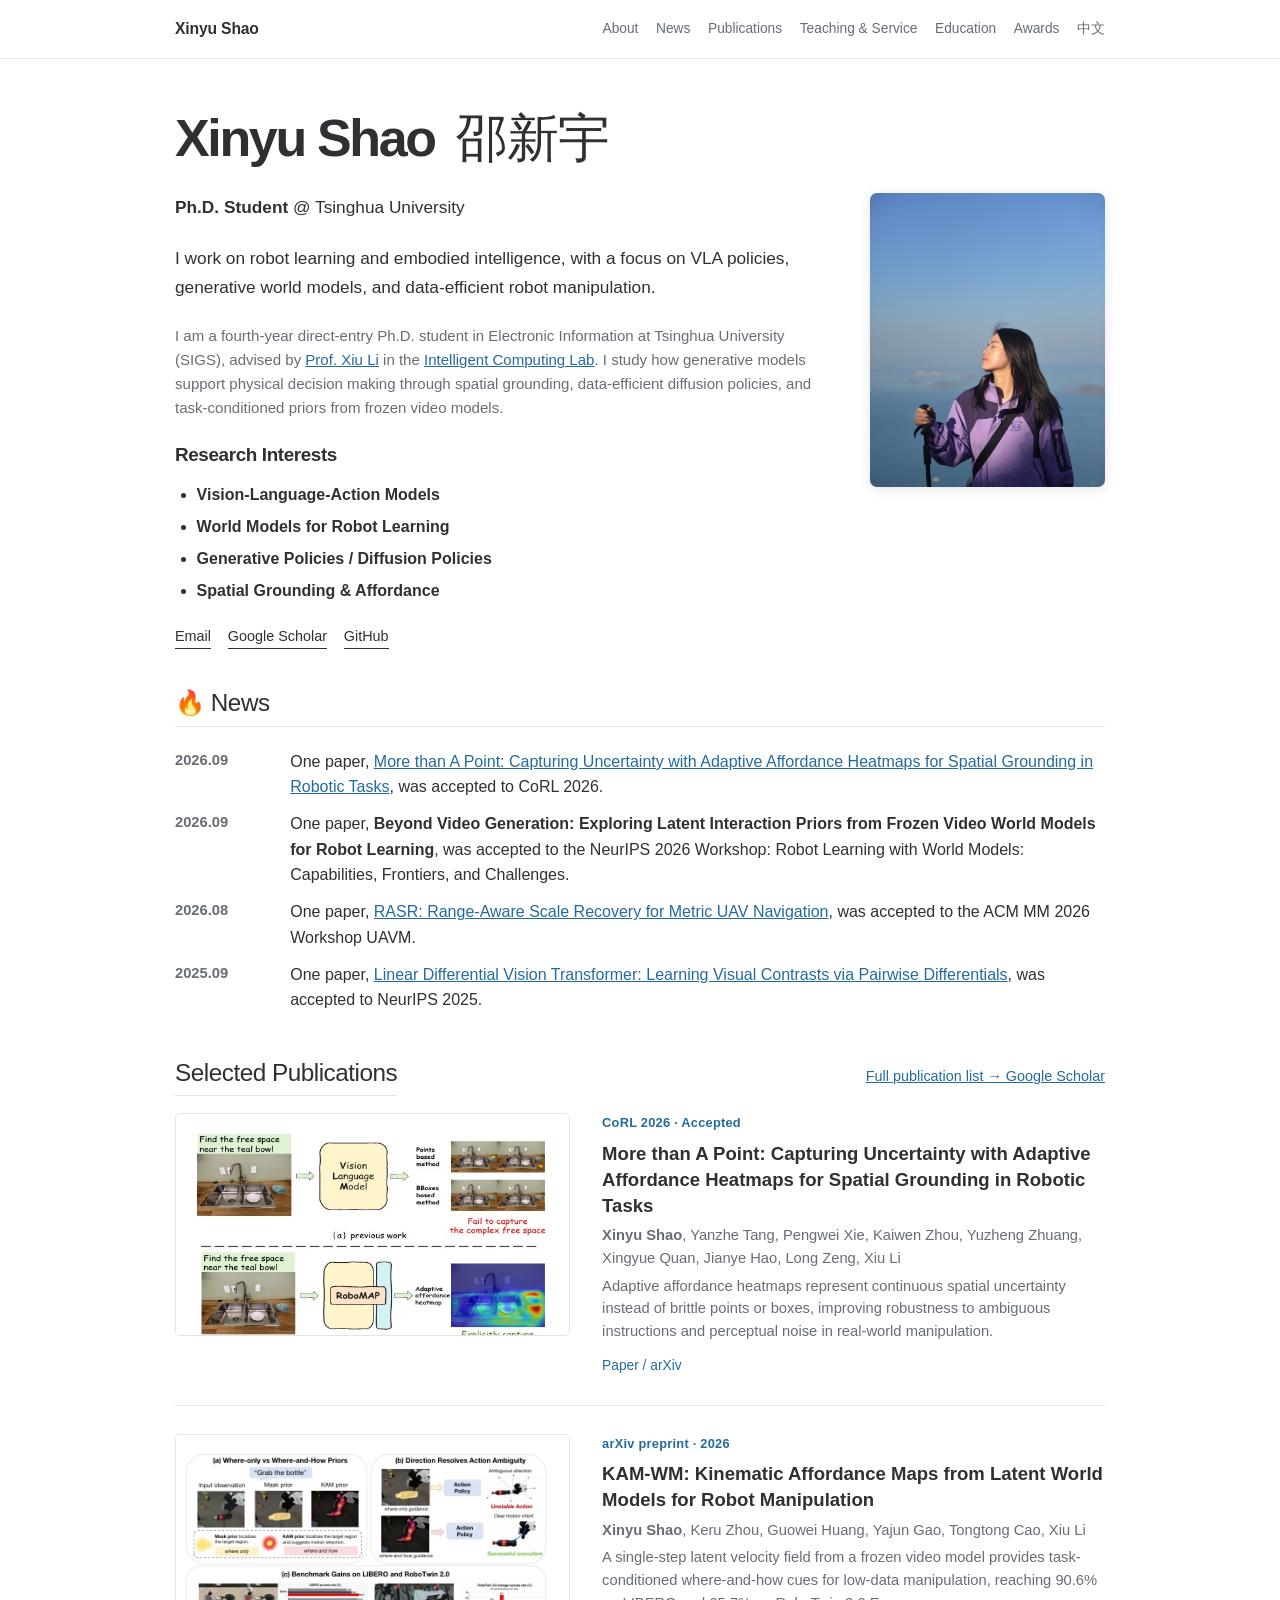
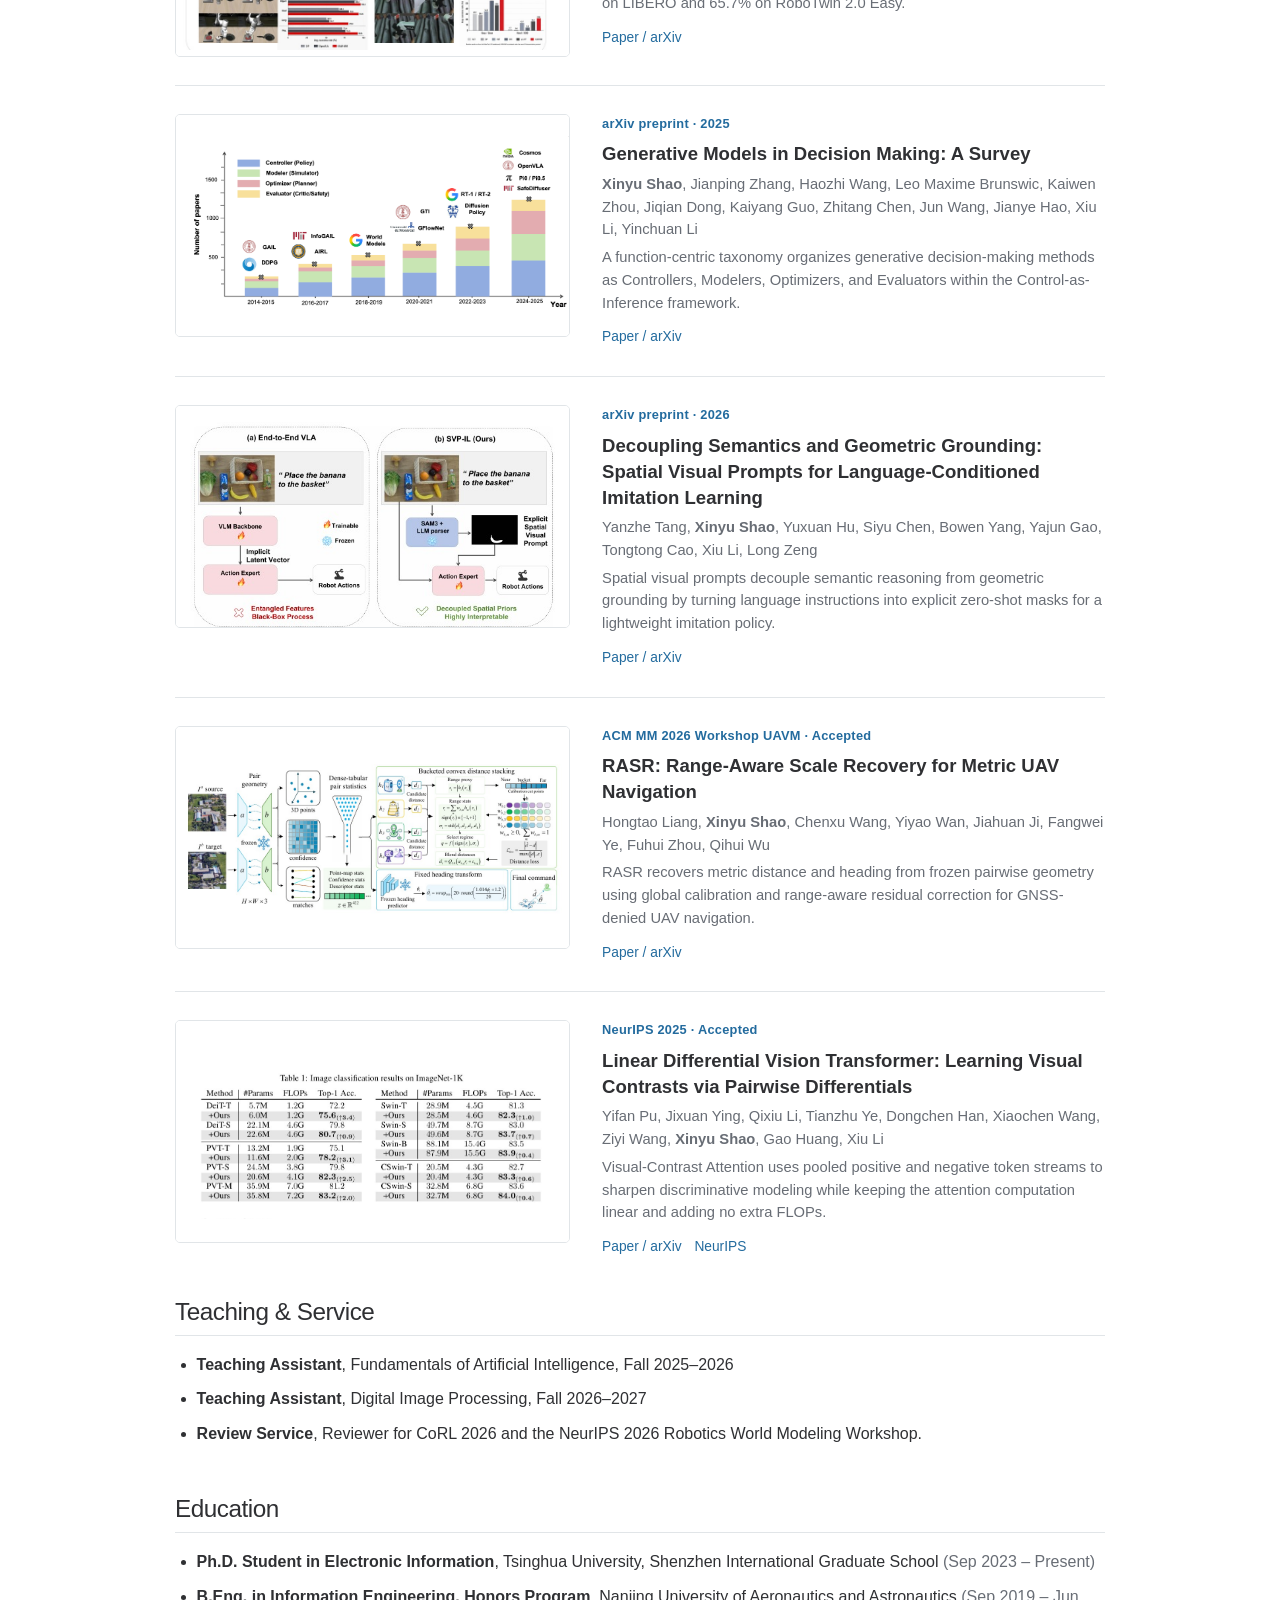
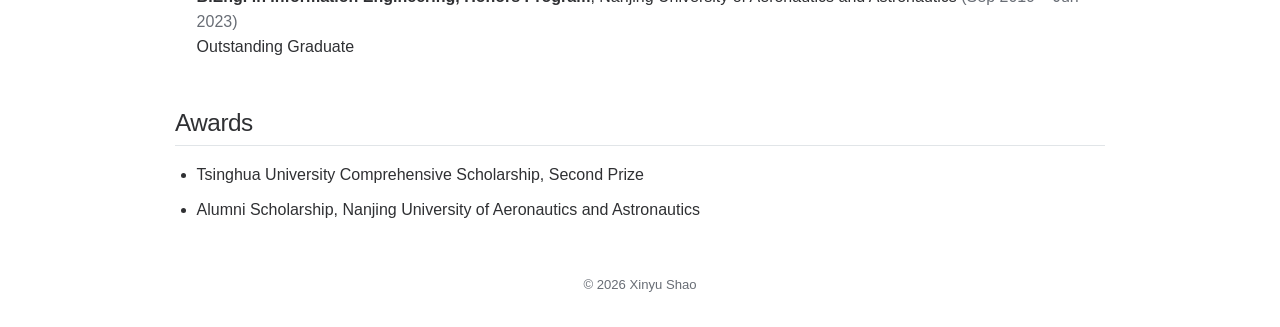
<file: index.html>
<!DOCTYPE html>
<html lang="en">
<head>
    <meta charset="UTF-8">
    <meta name="viewport" content="width=device-width, initial-scale=1.0">
    <meta name="description" content="Xinyu Shao is a Ph.D. student at Tsinghua University working on robot learning, embodied intelligence, VLA policies, and generative world models.">
    <title>Xinyu Shao | Robot Learning &amp; Embodied Intelligence</title>
    <link rel="canonical" href="https://xyshao23.github.io/">
    <link rel="alternate" hreflang="en" href="https://xyshao23.github.io/">
    <link rel="alternate" hreflang="zh-CN" href="https://xyshao23.github.io/zh.html">
    <link rel="stylesheet" href="styles.css?v=second-pass-20261004">
</head>
<body class="academic-home">
    <a class="skip-link" href="#main-content">Skip to content</a>

    <header class="academic-nav">
        <div class="academic-nav__inner">
            <a class="academic-brand" href="#about">Xinyu Shao</a>
            <nav class="academic-nav__links" aria-label="Primary navigation">
                <a href="#about">About</a>
                <a href="#news">News</a>
                <a href="#publications">Publications</a>
                <a href="#service">Teaching &amp; Service</a>
                <a href="#education">Education</a>
                <a href="#awards">Awards</a>
                <a href="zh.html" lang="zh-CN">中文</a>
            </nav>
        </div>
    </header>

    <main id="main-content" class="academic-container">
        <section id="about" class="academic-section academic-about" aria-labelledby="about-heading">
            <h1 id="about-heading"><strong>Xinyu Shao</strong> <span lang="zh-CN">邵新宇</span></h1>
            <div class="academic-about__grid">
                <div class="academic-intro">
                    <p class="identity-line"><strong>Ph.D. Student</strong> @ Tsinghua University</p>
                    <p class="research-statement">I work on robot learning and embodied intelligence, with a focus on VLA policies, generative world models, and data-efficient robot manipulation.</p>
                    <p class="research-context muted">I am a fourth-year direct-entry Ph.D. student in Electronic Information at Tsinghua University (SIGS), advised by <a href="https://scholar.google.com/citations?user=Xrh1OIUAAAAJ&amp;hl=en" target="_blank" rel="noopener noreferrer">Prof. Xiu Li</a> in the <a href="https://thusigsiclab.github.io/thu.github.io/" target="_blank" rel="noopener noreferrer">Intelligent Computing Lab</a>. I study how generative models support physical decision making through spatial grounding, data-efficient diffusion policies, and task-conditioned priors from frozen video models.</p>

                    <h2>Research Interests</h2>
                    <ul class="research-interests">
                        <li><strong>Vision-Language-Action Models</strong></li>
                        <li><strong>World Models for Robot Learning</strong></li>
                        <li><strong>Generative Policies / Diffusion Policies</strong></li>
                        <li><strong>Spatial Grounding &amp; Affordance</strong></li>
                    </ul>

                    <div class="academic-social" aria-label="Contact links">
                        <a href="mailto:shaoxy23@mails.tsinghua.edu.cn">Email</a>
                        <a href="https://scholar.google.com/citations?user=i7L7Gd4AAAAJ&amp;hl=en" target="_blank" rel="noopener noreferrer">Google Scholar</a>
                        <a href="https://github.com/xyshao23" target="_blank" rel="noopener noreferrer">GitHub</a>
                    </div>
                </div>
                <div class="academic-profile">
                    <img src="profile.jpg" alt="Portrait of Xinyu Shao">
                </div>
            </div>
        </section>

        <section id="news" class="academic-section" aria-labelledby="news-heading">
            <h2 id="news-heading">🔥 News</h2>
            <div class="news-list">
                <div class="news-item">
                    <time datetime="2026-09">2026.09</time>
                    <p>One paper, <a href="https://arxiv.org/abs/2510.10912" target="_blank" rel="noopener noreferrer">More than A Point: Capturing Uncertainty with Adaptive Affordance Heatmaps for Spatial Grounding in Robotic Tasks</a>, was accepted to CoRL 2026.</p>
                </div>
                <div class="news-item">
                    <time datetime="2026-09">2026.09</time>
                    <p>One paper, <strong>Beyond Video Generation: Exploring Latent Interaction Priors from Frozen Video World Models for Robot Learning</strong>, was accepted to the NeurIPS 2026 Workshop: Robot Learning with World Models: Capabilities, Frontiers, and Challenges.</p>
                </div>
                <div class="news-item">
                    <time datetime="2026-08">2026.08</time>
                    <p>One paper, <a href="https://arxiv.org/abs/2607.09815" target="_blank" rel="noopener noreferrer">RASR: Range-Aware Scale Recovery for Metric UAV Navigation</a>, was accepted to the ACM MM 2026 Workshop UAVM.</p>
                </div>
                <div class="news-item">
                    <time datetime="2025-09">2025.09</time>
                    <p>One paper, <a href="https://arxiv.org/abs/2511.00833" target="_blank" rel="noopener noreferrer">Linear Differential Vision Transformer: Learning Visual Contrasts via Pairwise Differentials</a>, was accepted to NeurIPS 2025.</p>
                </div>
            </div>
        </section>

        <section id="publications" class="academic-section research-section" aria-labelledby="publications-heading">
            <div class="section-title-row">
                <h2 id="publications-heading">Selected Publications</h2>
                <a class="section-note" href="https://scholar.google.com/citations?user=i7L7Gd4AAAAJ&amp;hl=en" target="_blank" rel="noopener noreferrer">Full publication list → Google Scholar</a>
            </div>
            <div class="research-list">
                <article class="research-item">
                    <div class="research-figure"><img src="assets/research/more-than-a-point.jpg" alt="Adaptive affordance heatmap comparison for More than A Point" loading="eager"></div>
                    <div class="research-content">
                        <p class="research-kicker">CoRL 2026 · Accepted</p>
                        <h3><a href="https://arxiv.org/abs/2510.10912" target="_blank" rel="noopener noreferrer">More than A Point: Capturing Uncertainty with Adaptive Affordance Heatmaps for Spatial Grounding in Robotic Tasks</a></h3>
                        <p class="research-authors"><strong>Xinyu Shao</strong>, Yanzhe Tang, Pengwei Xie, Kaiwen Zhou, Yuzheng Zhuang, Xingyue Quan, Jianye Hao, Long Zeng, Xiu Li</p>
                        <p class="research-description">Adaptive affordance heatmaps represent continuous spatial uncertainty instead of brittle points or boxes, improving robustness to ambiguous instructions and perceptual noise in real-world manipulation.</p>
                        <p class="research-links"><a href="https://arxiv.org/abs/2510.10912" target="_blank" rel="noopener noreferrer">Paper / arXiv</a></p>
                    </div>
                </article>

                <article class="research-item">
                    <div class="research-figure"><img src="assets/research/kam-wm.jpg" alt="KAM-WM where-and-how priors and benchmark gains" loading="lazy"></div>
                    <div class="research-content">
                        <p class="research-kicker">arXiv preprint · 2026</p>
                        <h3><a href="https://arxiv.org/abs/2607.04652" target="_blank" rel="noopener noreferrer">KAM-WM: Kinematic Affordance Maps from Latent World Models for Robot Manipulation</a></h3>
                        <p class="research-authors"><strong>Xinyu Shao</strong>, Keru Zhou, Guowei Huang, Yajun Gao, Tongtong Cao, Xiu Li</p>
                        <p class="research-description">A single-step latent velocity field from a frozen video model provides task-conditioned where-and-how cues for low-data manipulation, reaching 90.6% on LIBERO and 65.7% on RoboTwin 2.0 Easy.</p>
                        <p class="research-links"><a href="https://arxiv.org/abs/2607.04652" target="_blank" rel="noopener noreferrer">Paper / arXiv</a></p>
                    </div>
                </article>

                <article class="research-item">
                    <div class="research-figure"><img src="assets/research/survey.png" alt="Decision-making taxonomy and publication trends across generative decision-making methods" loading="lazy"></div>
                    <div class="research-content">
                        <p class="research-kicker">arXiv preprint · 2025</p>
                        <h3><a href="https://arxiv.org/abs/2502.17100" target="_blank" rel="noopener noreferrer">Generative Models in Decision Making: A Survey</a></h3>
                        <p class="research-authors"><strong>Xinyu Shao</strong>, Jianping Zhang, Haozhi Wang, Leo Maxime Brunswic, Kaiwen Zhou, Jiqian Dong, Kaiyang Guo, Zhitang Chen, Jun Wang, Jianye Hao, Xiu Li, Yinchuan Li</p>
                        <p class="research-description">A function-centric taxonomy organizes generative decision-making methods as Controllers, Modelers, Optimizers, and Evaluators within the Control-as-Inference framework.</p>
                        <p class="research-links"><a href="https://arxiv.org/abs/2502.17100" target="_blank" rel="noopener noreferrer">Paper / arXiv</a></p>
                    </div>
                </article>

                <article class="research-item">
                    <div class="research-figure"><img src="assets/research/spatial-visual-prompts.jpg" alt="Comparison between end-to-end VLA and spatial visual prompts for imitation learning" loading="lazy"></div>
                    <div class="research-content">
                        <p class="research-kicker">arXiv preprint · 2026</p>
                        <h3><a href="https://arxiv.org/abs/2606.25360" target="_blank" rel="noopener noreferrer">Decoupling Semantics and Geometric Grounding: Spatial Visual Prompts for Language-Conditioned Imitation Learning</a></h3>
                        <p class="research-authors">Yanzhe Tang, <strong>Xinyu Shao</strong>, Yuxuan Hu, Siyu Chen, Bowen Yang, Yajun Gao, Tongtong Cao, Xiu Li, Long Zeng</p>
                        <p class="research-description">Spatial visual prompts decouple semantic reasoning from geometric grounding by turning language instructions into explicit zero-shot masks for a lightweight imitation policy.</p>
                        <p class="research-links"><a href="https://arxiv.org/abs/2606.25360" target="_blank" rel="noopener noreferrer">Paper / arXiv</a></p>
                    </div>
                </article>

                <article class="research-item">
                    <div class="research-figure"><img src="assets/research/rasr.jpg" alt="Overview of the RASR range-aware scale recovery pipeline" loading="lazy"></div>
                    <div class="research-content">
                        <p class="research-kicker">ACM MM 2026 Workshop UAVM · Accepted</p>
                        <h3><a href="https://arxiv.org/abs/2607.09815" target="_blank" rel="noopener noreferrer">RASR: Range-Aware Scale Recovery for Metric UAV Navigation</a></h3>
                        <p class="research-authors">Hongtao Liang, <strong>Xinyu Shao</strong>, Chenxu Wang, Yiyao Wan, Jiahuan Ji, Fangwei Ye, Fuhui Zhou, Qihui Wu</p>
                        <p class="research-description">RASR recovers metric distance and heading from frozen pairwise geometry using global calibration and range-aware residual correction for GNSS-denied UAV navigation.</p>
                        <p class="research-links"><a href="https://arxiv.org/abs/2607.09815" target="_blank" rel="noopener noreferrer">Paper / arXiv</a></p>
                    </div>
                </article>

                <article class="research-item">
                    <div class="research-figure"><img src="assets/research/linear-differential-vit.jpg" alt="ImageNet-1K classification results comparing Visual-Contrast Attention with baseline vision transformers" loading="lazy"></div>
                    <div class="research-content">
                        <p class="research-kicker">NeurIPS 2025 · Accepted</p>
                        <h3><a href="https://arxiv.org/abs/2511.00833" target="_blank" rel="noopener noreferrer">Linear Differential Vision Transformer: Learning Visual Contrasts via Pairwise Differentials</a></h3>
                        <p class="research-authors">Yifan Pu, Jixuan Ying, Qixiu Li, Tianzhu Ye, Dongchen Han, Xiaochen Wang, Ziyi Wang, <strong>Xinyu Shao</strong>, Gao Huang, Xiu Li</p>
                        <p class="research-description">Visual-Contrast Attention uses pooled positive and negative token streams to sharpen discriminative modeling while keeping the attention computation linear and adding no extra FLOPs.</p>
                        <p class="research-links"><a href="https://arxiv.org/abs/2511.00833" target="_blank" rel="noopener noreferrer">Paper / arXiv</a><a href="https://neurips.cc/virtual/2025/loc/san-diego/poster/119578" target="_blank" rel="noopener noreferrer">NeurIPS</a></p>
                    </div>
                </article>
            </div>
        </section>

        <section id="service" class="academic-section" aria-labelledby="service-heading">
            <h2 id="service-heading">Teaching &amp; Service</h2>
            <ul class="compact-list">
                <li><strong>Teaching Assistant</strong>, Fundamentals of Artificial Intelligence, Fall 2025–2026</li>
                <li><strong>Teaching Assistant</strong>, Digital Image Processing, Fall 2026–2027</li>
                <li><strong>Review Service</strong>, Reviewer for CoRL 2026 and the NeurIPS 2026 Robotics World Modeling Workshop.</li>
            </ul>
        </section>

        <section id="education" class="academic-section" aria-labelledby="education-heading">
            <h2 id="education-heading">Education</h2>
            <ul class="compact-list">
                <li><strong>Ph.D. Student in Electronic Information</strong>, Tsinghua University, Shenzhen International Graduate School <span class="muted">(Sep 2023 – Present)</span></li>
                <li><strong>B.Eng. in Information Engineering, Honors Program</strong>, Nanjing University of Aeronautics and Astronautics <span class="muted">(Sep 2019 – Jun 2023)</span><br>Outstanding Graduate</li>
            </ul>
        </section>

        <section id="awards" class="academic-section" aria-labelledby="awards-heading">
            <h2 id="awards-heading">Awards</h2>
            <ul class="compact-list">
                <li>Tsinghua University Comprehensive Scholarship, Second Prize</li>
                <li>Alumni Scholarship, Nanjing University of Aeronautics and Astronautics</li>
            </ul>
        </section>
    </main>

    <footer class="academic-footer">© 2026 Xinyu Shao</footer>
<!-- Cloudflare Web Analytics -->
<script type='module' src='https://static.cloudflareinsights.com/beacon.min.js' data-cf-beacon='{"token": "bf8dfc2a44f0412bba4abda0f402ad9f"}'></script>
<!-- End Cloudflare Web Analytics -->
</body>
</html>
</file>
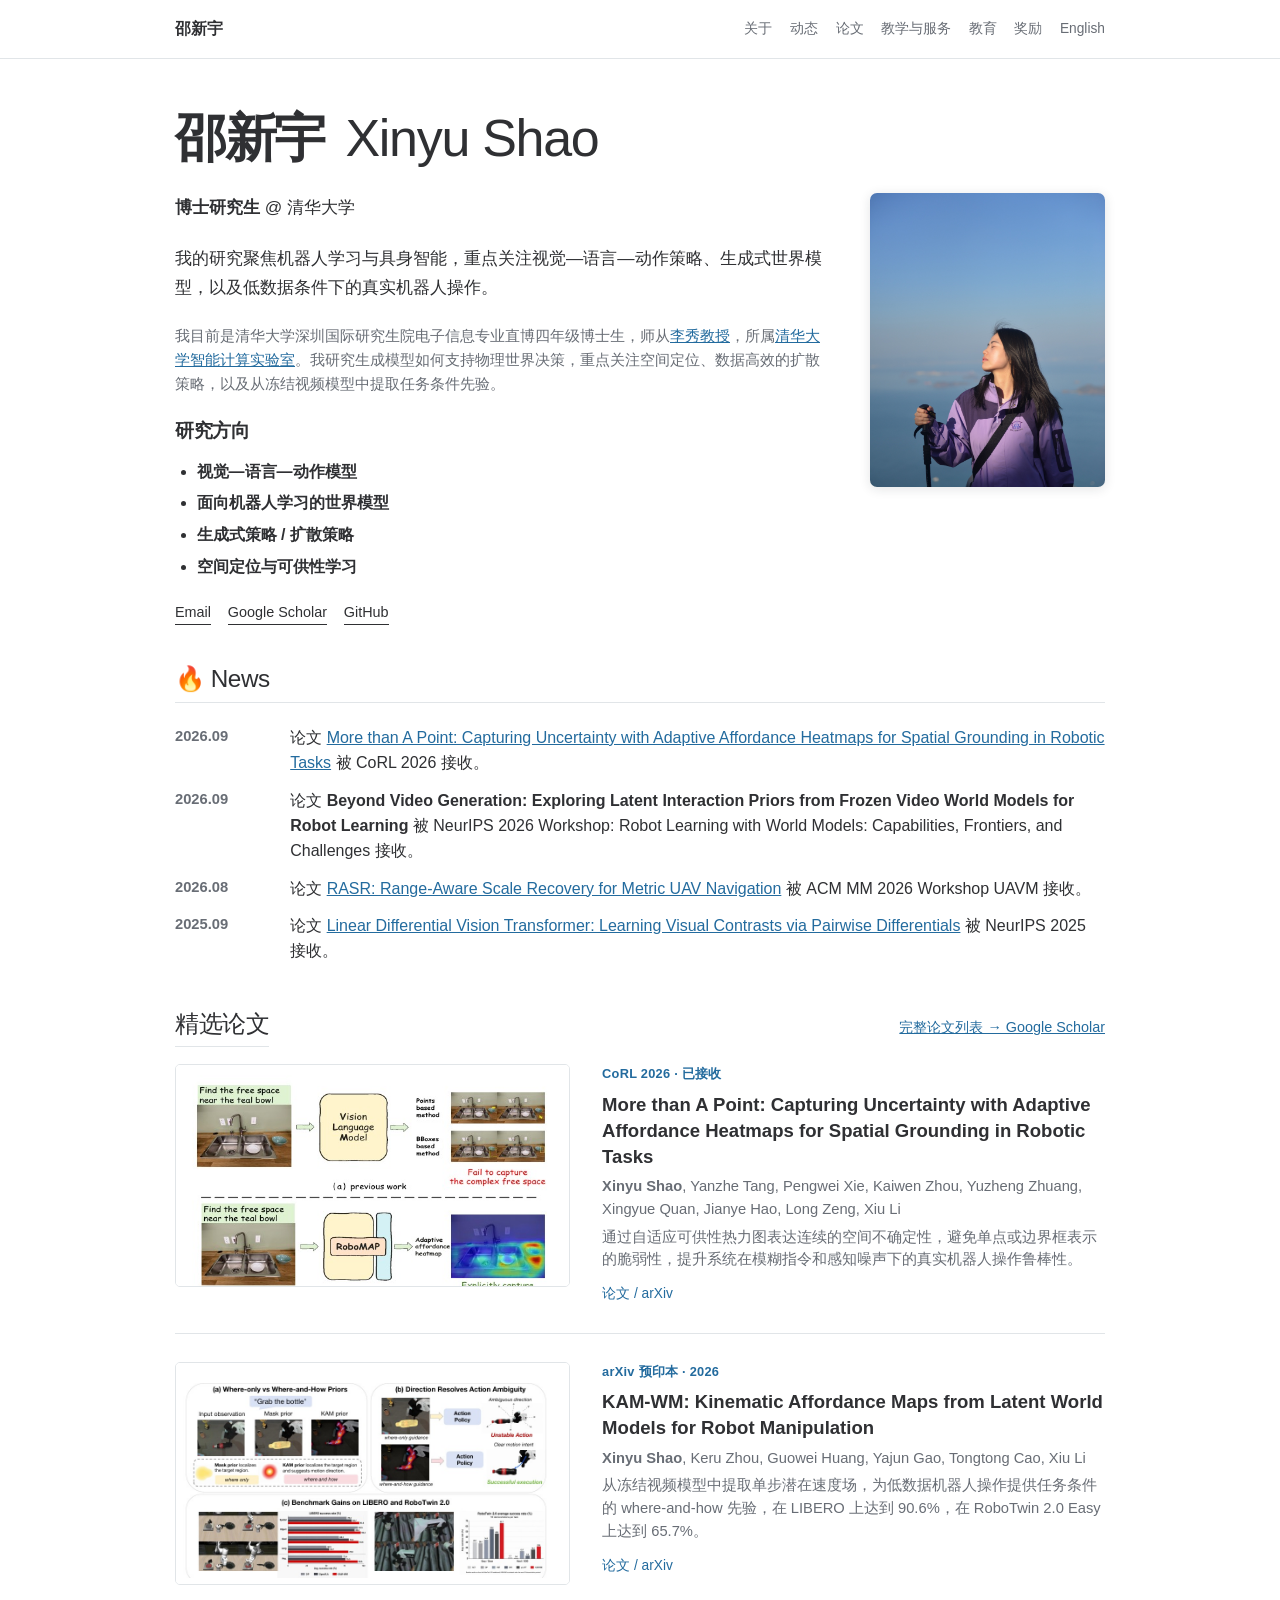
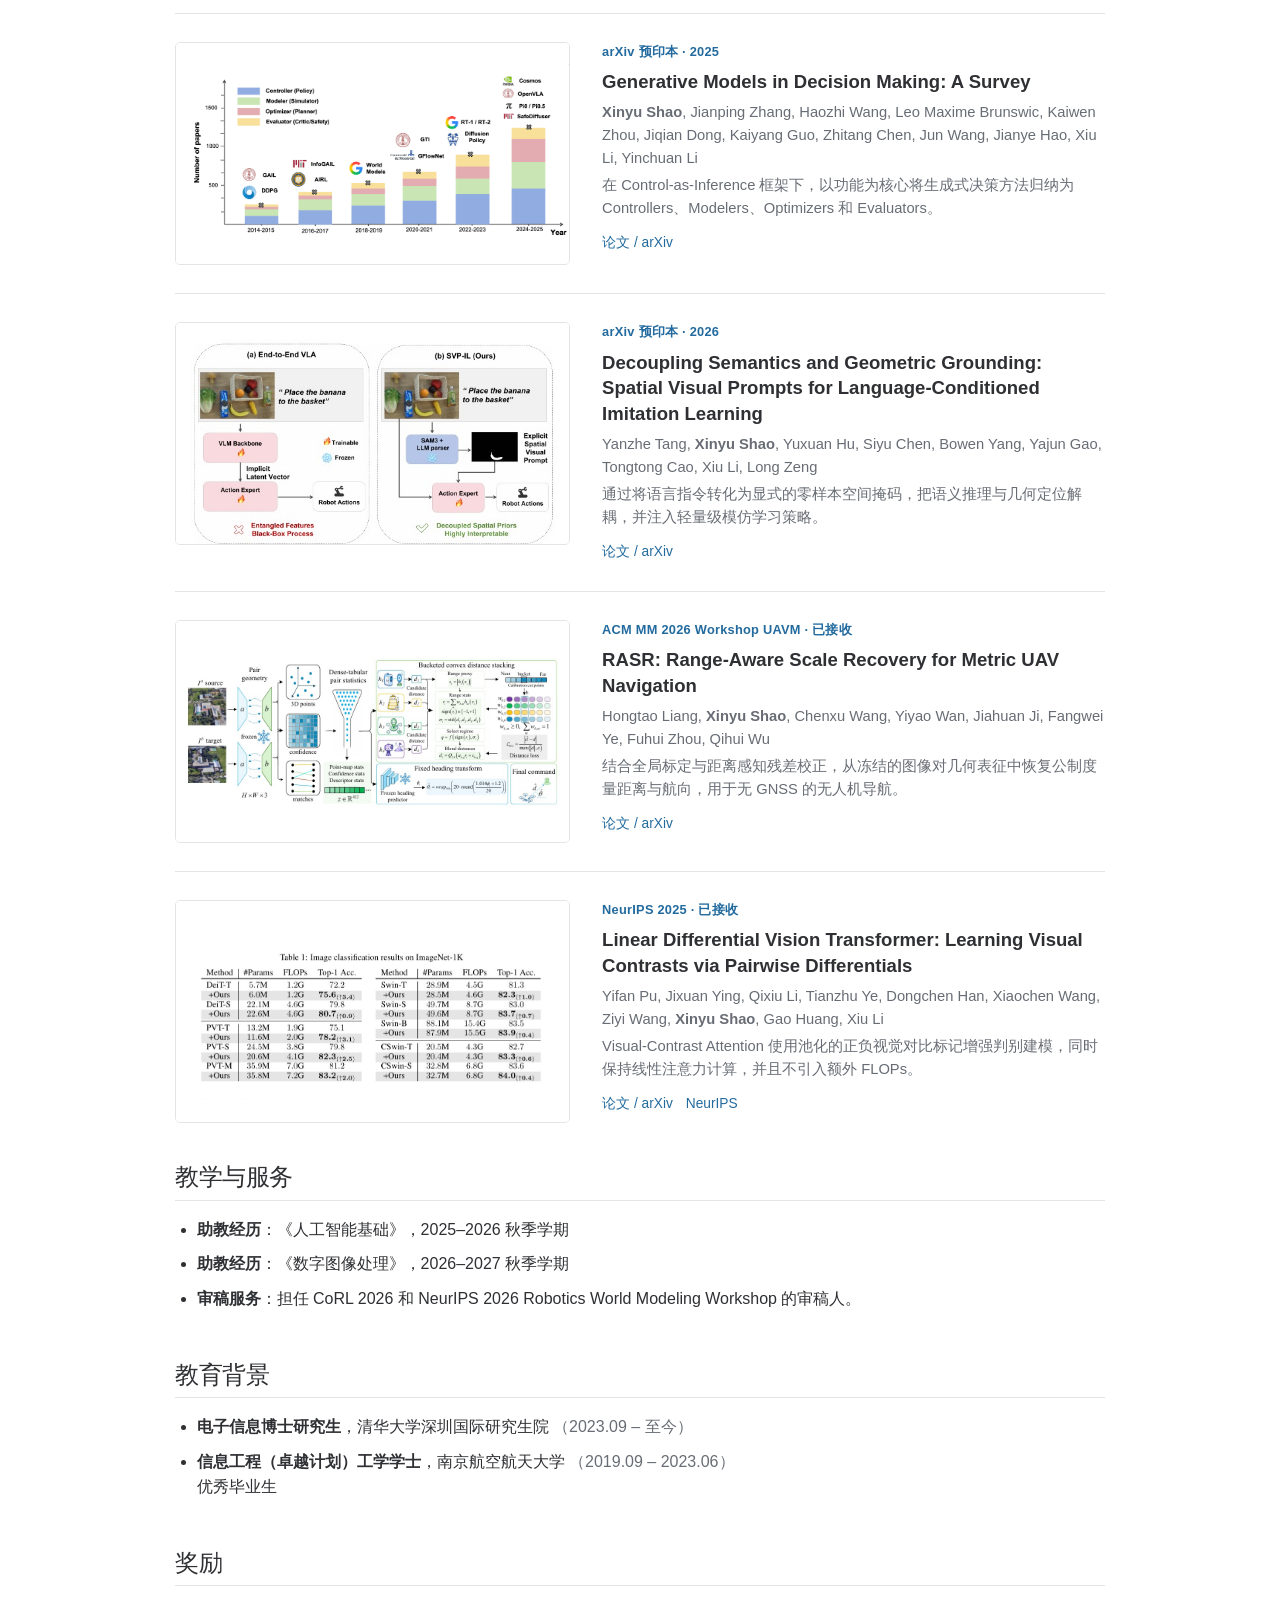
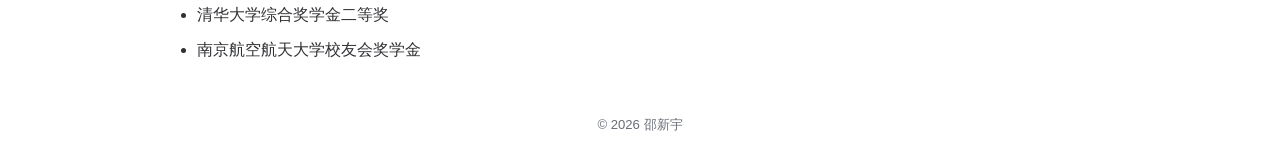
<file: zh.html>
<!DOCTYPE html>
<html lang="zh-CN">
<head>
    <meta charset="UTF-8">
    <meta name="viewport" content="width=device-width, initial-scale=1.0">
    <meta name="description" content="邵新宇，清华大学电子信息博士生，研究方向包括机器人学习、具身智能、视觉语言动作模型与生成式世界模型。">
    <title>邵新宇｜机器人学习与具身智能</title>
    <link rel="canonical" href="https://xyshao23.github.io/zh.html">
    <link rel="alternate" hreflang="en" href="https://xyshao23.github.io/">
    <link rel="alternate" hreflang="zh-CN" href="https://xyshao23.github.io/zh.html">
    <link rel="stylesheet" href="styles.css?v=second-pass-20261004">
</head>
<body class="academic-home">
    <a class="skip-link" href="#main-content">跳转至正文</a>

    <header class="academic-nav">
        <div class="academic-nav__inner">
            <a class="academic-brand" href="#about">邵新宇</a>
            <nav class="academic-nav__links" aria-label="主导航">
                <a href="#about">关于</a>
                <a href="#news">动态</a>
                <a href="#publications">论文</a>
                <a href="#service">教学与服务</a>
                <a href="#education">教育</a>
                <a href="#awards">奖励</a>
                <a href="index.html" lang="en">English</a>
            </nav>
        </div>
    </header>

    <main id="main-content" class="academic-container">
        <section id="about" class="academic-section academic-about" aria-labelledby="about-heading">
            <h1 id="about-heading"><strong>邵新宇</strong> <span lang="en">Xinyu Shao</span></h1>
            <div class="academic-about__grid">
                <div class="academic-intro">
                    <p class="identity-line"><strong>博士研究生</strong> @ 清华大学</p>
                    <p class="research-statement">我的研究聚焦机器人学习与具身智能，重点关注视觉—语言—动作策略、生成式世界模型，以及低数据条件下的真实机器人操作。</p>
                    <p class="research-context muted">我目前是清华大学深圳国际研究生院电子信息专业直博四年级博士生，师从<a href="https://scholar.google.com/citations?user=Xrh1OIUAAAAJ&amp;hl=zh-CN" target="_blank" rel="noopener noreferrer">李秀教授</a>，所属<a href="https://thusigsiclab.github.io/thu.github.io/" target="_blank" rel="noopener noreferrer">清华大学智能计算实验室</a>。我研究生成模型如何支持物理世界决策，重点关注空间定位、数据高效的扩散策略，以及从冻结视频模型中提取任务条件先验。</p>

                    <h2>研究方向</h2>
                    <ul class="research-interests">
                        <li><strong>视觉—语言—动作模型</strong></li>
                        <li><strong>面向机器人学习的世界模型</strong></li>
                        <li><strong>生成式策略 / 扩散策略</strong></li>
                        <li><strong>空间定位与可供性学习</strong></li>
                    </ul>

                    <div class="academic-social" aria-label="联系链接">
                        <a href="mailto:shaoxy23@mails.tsinghua.edu.cn">Email</a>
                        <a href="https://scholar.google.com/citations?user=i7L7Gd4AAAAJ&amp;hl=zh-CN" target="_blank" rel="noopener noreferrer">Google Scholar</a>
                        <a href="https://github.com/xyshao23" target="_blank" rel="noopener noreferrer">GitHub</a>
                    </div>
                </div>
                <div class="academic-profile">
                    <img src="profile.jpg" alt="邵新宇的个人照片">
                </div>
            </div>
        </section>

        <section id="news" class="academic-section" aria-labelledby="news-heading">
            <h2 id="news-heading">🔥 News</h2>
            <div class="news-list">
                <div class="news-item">
                    <time datetime="2026-09">2026.09</time>
                    <p>论文 <a href="https://arxiv.org/abs/2510.10912" target="_blank" rel="noopener noreferrer">More than A Point: Capturing Uncertainty with Adaptive Affordance Heatmaps for Spatial Grounding in Robotic Tasks</a> 被 CoRL 2026 接收。</p>
                </div>
                <div class="news-item">
                    <time datetime="2026-09">2026.09</time>
                    <p>论文 <strong>Beyond Video Generation: Exploring Latent Interaction Priors from Frozen Video World Models for Robot Learning</strong> 被 NeurIPS 2026 Workshop: Robot Learning with World Models: Capabilities, Frontiers, and Challenges 接收。</p>
                </div>
                <div class="news-item">
                    <time datetime="2026-08">2026.08</time>
                    <p>论文 <a href="https://arxiv.org/abs/2607.09815" target="_blank" rel="noopener noreferrer">RASR: Range-Aware Scale Recovery for Metric UAV Navigation</a> 被 ACM MM 2026 Workshop UAVM 接收。</p>
                </div>
                <div class="news-item">
                    <time datetime="2025-09">2025.09</time>
                    <p>论文 <a href="https://arxiv.org/abs/2511.00833" target="_blank" rel="noopener noreferrer">Linear Differential Vision Transformer: Learning Visual Contrasts via Pairwise Differentials</a> 被 NeurIPS 2025 接收。</p>
                </div>
            </div>
        </section>

        <section id="publications" class="academic-section research-section" aria-labelledby="publications-heading">
            <div class="section-title-row">
                <h2 id="publications-heading">精选论文</h2>
                <a class="section-note" href="https://scholar.google.com/citations?user=i7L7Gd4AAAAJ&amp;hl=zh-CN" target="_blank" rel="noopener noreferrer">完整论文列表 → Google Scholar</a>
            </div>
            <div class="research-list">
                <article class="research-item">
                    <div class="research-figure"><img src="assets/research/more-than-a-point.jpg" alt="More than A Point 自适应可供性热力图对比" loading="eager"></div>
                    <div class="research-content">
                        <p class="research-kicker">CoRL 2026 · 已接收</p>
                        <h3><a href="https://arxiv.org/abs/2510.10912" target="_blank" rel="noopener noreferrer">More than A Point: Capturing Uncertainty with Adaptive Affordance Heatmaps for Spatial Grounding in Robotic Tasks</a></h3>
                        <p class="research-authors"><strong>Xinyu Shao</strong>, Yanzhe Tang, Pengwei Xie, Kaiwen Zhou, Yuzheng Zhuang, Xingyue Quan, Jianye Hao, Long Zeng, Xiu Li</p>
                        <p class="research-description">通过自适应可供性热力图表达连续的空间不确定性，避免单点或边界框表示的脆弱性，提升系统在模糊指令和感知噪声下的真实机器人操作鲁棒性。</p>
                        <p class="research-links"><a href="https://arxiv.org/abs/2510.10912" target="_blank" rel="noopener noreferrer">论文 / arXiv</a></p>
                    </div>
                </article>

                <article class="research-item">
                    <div class="research-figure"><img src="assets/research/kam-wm.jpg" alt="KAM-WM 的 where-and-how 先验与基准结果" loading="lazy"></div>
                    <div class="research-content">
                        <p class="research-kicker">arXiv 预印本 · 2026</p>
                        <h3><a href="https://arxiv.org/abs/2607.04652" target="_blank" rel="noopener noreferrer">KAM-WM: Kinematic Affordance Maps from Latent World Models for Robot Manipulation</a></h3>
                        <p class="research-authors"><strong>Xinyu Shao</strong>, Keru Zhou, Guowei Huang, Yajun Gao, Tongtong Cao, Xiu Li</p>
                        <p class="research-description">从冻结视频模型中提取单步潜在速度场，为低数据机器人操作提供任务条件的 where-and-how 先验，在 LIBERO 上达到 90.6%，在 RoboTwin 2.0 Easy 上达到 65.7%。</p>
                        <p class="research-links"><a href="https://arxiv.org/abs/2607.04652" target="_blank" rel="noopener noreferrer">论文 / arXiv</a></p>
                    </div>
                </article>

                <article class="research-item">
                    <div class="research-figure"><img src="assets/research/survey.png" alt="生成式决策方法的分类与论文发展趋势" loading="lazy"></div>
                    <div class="research-content">
                        <p class="research-kicker">arXiv 预印本 · 2025</p>
                        <h3><a href="https://arxiv.org/abs/2502.17100" target="_blank" rel="noopener noreferrer">Generative Models in Decision Making: A Survey</a></h3>
                        <p class="research-authors"><strong>Xinyu Shao</strong>, Jianping Zhang, Haozhi Wang, Leo Maxime Brunswic, Kaiwen Zhou, Jiqian Dong, Kaiyang Guo, Zhitang Chen, Jun Wang, Jianye Hao, Xiu Li, Yinchuan Li</p>
                        <p class="research-description">在 Control-as-Inference 框架下，以功能为核心将生成式决策方法归纳为 Controllers、Modelers、Optimizers 和 Evaluators。</p>
                        <p class="research-links"><a href="https://arxiv.org/abs/2502.17100" target="_blank" rel="noopener noreferrer">论文 / arXiv</a></p>
                    </div>
                </article>

                <article class="research-item">
                    <div class="research-figure"><img src="assets/research/spatial-visual-prompts.jpg" alt="端到端 VLA 与空间视觉提示模仿学习的对比" loading="lazy"></div>
                    <div class="research-content">
                        <p class="research-kicker">arXiv 预印本 · 2026</p>
                        <h3><a href="https://arxiv.org/abs/2606.25360" target="_blank" rel="noopener noreferrer">Decoupling Semantics and Geometric Grounding: Spatial Visual Prompts for Language-Conditioned Imitation Learning</a></h3>
                        <p class="research-authors">Yanzhe Tang, <strong>Xinyu Shao</strong>, Yuxuan Hu, Siyu Chen, Bowen Yang, Yajun Gao, Tongtong Cao, Xiu Li, Long Zeng</p>
                        <p class="research-description">通过将语言指令转化为显式的零样本空间掩码，把语义推理与几何定位解耦，并注入轻量级模仿学习策略。</p>
                        <p class="research-links"><a href="https://arxiv.org/abs/2606.25360" target="_blank" rel="noopener noreferrer">论文 / arXiv</a></p>
                    </div>
                </article>

                <article class="research-item">
                    <div class="research-figure"><img src="assets/research/rasr.jpg" alt="RASR 距离感知尺度恢复流程图" loading="lazy"></div>
                    <div class="research-content">
                        <p class="research-kicker">ACM MM 2026 Workshop UAVM · 已接收</p>
                        <h3><a href="https://arxiv.org/abs/2607.09815" target="_blank" rel="noopener noreferrer">RASR: Range-Aware Scale Recovery for Metric UAV Navigation</a></h3>
                        <p class="research-authors">Hongtao Liang, <strong>Xinyu Shao</strong>, Chenxu Wang, Yiyao Wan, Jiahuan Ji, Fangwei Ye, Fuhui Zhou, Qihui Wu</p>
                        <p class="research-description">结合全局标定与距离感知残差校正，从冻结的图像对几何表征中恢复公制度量距离与航向，用于无 GNSS 的无人机导航。</p>
                        <p class="research-links"><a href="https://arxiv.org/abs/2607.09815" target="_blank" rel="noopener noreferrer">论文 / arXiv</a></p>
                    </div>
                </article>

                <article class="research-item">
                    <div class="research-figure"><img src="assets/research/linear-differential-vit.jpg" alt="Visual-Contrast Attention 与基线视觉 Transformer 的 ImageNet-1K 分类结果对比" loading="lazy"></div>
                    <div class="research-content">
                        <p class="research-kicker">NeurIPS 2025 · 已接收</p>
                        <h3><a href="https://arxiv.org/abs/2511.00833" target="_blank" rel="noopener noreferrer">Linear Differential Vision Transformer: Learning Visual Contrasts via Pairwise Differentials</a></h3>
                        <p class="research-authors">Yifan Pu, Jixuan Ying, Qixiu Li, Tianzhu Ye, Dongchen Han, Xiaochen Wang, Ziyi Wang, <strong>Xinyu Shao</strong>, Gao Huang, Xiu Li</p>
                        <p class="research-description">Visual-Contrast Attention 使用池化的正负视觉对比标记增强判别建模，同时保持线性注意力计算，并且不引入额外 FLOPs。</p>
                        <p class="research-links"><a href="https://arxiv.org/abs/2511.00833" target="_blank" rel="noopener noreferrer">论文 / arXiv</a><a href="https://neurips.cc/virtual/2025/loc/san-diego/poster/119578" target="_blank" rel="noopener noreferrer">NeurIPS</a></p>
                    </div>
                </article>
            </div>
        </section>

        <section id="service" class="academic-section" aria-labelledby="service-heading">
            <h2 id="service-heading">教学与服务</h2>
            <ul class="compact-list">
                <li><strong>助教经历</strong>：《人工智能基础》，2025–2026 秋季学期</li>
                <li><strong>助教经历</strong>：《数字图像处理》，2026–2027 秋季学期</li>
                <li><strong>审稿服务</strong>：担任 CoRL 2026 和 NeurIPS 2026 Robotics World Modeling Workshop 的审稿人。</li>
            </ul>
        </section>

        <section id="education" class="academic-section" aria-labelledby="education-heading">
            <h2 id="education-heading">教育背景</h2>
            <ul class="compact-list">
                <li><strong>电子信息博士研究生</strong>，清华大学深圳国际研究生院 <span class="muted">（2023.09 – 至今）</span></li>
                <li><strong>信息工程（卓越计划）工学学士</strong>，南京航空航天大学 <span class="muted">（2019.09 – 2023.06）</span><br>优秀毕业生</li>
            </ul>
        </section>

        <section id="awards" class="academic-section" aria-labelledby="awards-heading">
            <h2 id="awards-heading">奖励</h2>
            <ul class="compact-list">
                <li>清华大学综合奖学金二等奖</li>
                <li>南京航空航天大学校友会奖学金</li>
            </ul>
        </section>
    </main>

    <footer class="academic-footer">© 2026 邵新宇</footer>
<!-- Cloudflare Web Analytics -->
<script type='module' src='https://static.cloudflareinsights.com/beacon.min.js' data-cf-beacon='{"token": "bf8dfc2a44f0412bba4abda0f402ad9f"}'></script>
<!-- End Cloudflare Web Analytics -->
</body>
</html>
</file>
<file: styles.css>
:root {
    --text: #2f3033;
    --muted: #686d75;
    --accent: #236b9e;
    --accent-dark: #185178;
    --border: #e1e5e8;
    --soft: #f3f6f8;
    --nav-height: 58px;
}

* {
    box-sizing: border-box;
}

html {
    scroll-behavior: smooth;
}

body.academic-home {
    margin: 0;
    padding-top: var(--nav-height);
    background: #ffffff;
    color: var(--text);
    font-family: -apple-system, BlinkMacSystemFont, "Segoe UI", Helvetica, Arial, sans-serif;
    font-size: 16px;
    line-height: 1.58;
}

a {
    color: var(--accent);
}

a:hover {
    color: var(--accent-dark);
}

a:focus-visible {
    outline: 3px solid rgba(35, 107, 158, 0.35);
    outline-offset: 3px;
}

.skip-link {
    position: absolute;
    top: 0;
    left: -9999px;
    z-index: 200;
    padding: 0.45rem 0.75rem;
    background: var(--text);
    color: #ffffff;
}

.skip-link:focus {
    left: 1rem;
    top: 1rem;
}

.academic-nav {
    position: fixed;
    inset: 0 0 auto;
    z-index: 100;
    min-height: var(--nav-height);
    border-bottom: 1px solid var(--border);
    background: rgba(255, 255, 255, 0.97);
}

.academic-nav__inner,
.academic-container,
.academic-footer {
    width: min(930px, calc(100% - 32px));
    margin: 0 auto;
}

.academic-nav__inner {
    min-height: var(--nav-height);
    display: flex;
    align-items: center;
    justify-content: space-between;
    gap: 1.5rem;
}

.academic-brand {
    flex: 0 0 auto;
    color: var(--text);
    font-size: 0.98rem;
    font-weight: 700;
    text-decoration: none;
    letter-spacing: -0.01em;
}

.academic-nav__links {
    display: flex;
    align-items: center;
    justify-content: flex-end;
    gap: 1.1rem;
    flex-wrap: wrap;
}

.academic-nav__links a {
    color: var(--muted);
    font-size: 0.86rem;
    text-decoration: none;
    white-space: nowrap;
}

.academic-nav__links a:hover,
.academic-nav__links a:focus-visible {
    color: var(--accent-dark);
}

.academic-section {
    padding-top: 2.45rem;
    scroll-margin-top: calc(var(--nav-height) + 2rem);
}

.academic-about {
    padding-top: 3.25rem;
}

h1,
h2,
h3,
p {
    overflow-wrap: anywhere;
}

h1 {
    margin: 0 0 1.7rem;
    color: var(--text);
    font-size: clamp(2.35rem, 6vw, 3.25rem);
    font-weight: 300;
    letter-spacing: -0.045em;
    line-height: 1.08;
}

h1 strong {
    font-weight: 700;
}

h1 span {
    margin-left: 0.18em;
    font-weight: 300;
    letter-spacing: -0.025em;
}

h2 {
    margin: 0 0 1rem;
    padding-bottom: 0.45rem;
    border-bottom: 1px solid var(--border);
    color: var(--text);
    font-size: 1.52rem;
    font-weight: 400;
    letter-spacing: -0.02em;
    line-height: 1.25;
}

h3 {
    color: var(--text);
}

.academic-about__grid {
    display: grid;
    grid-template-columns: minmax(0, 1fr) 235px;
    gap: 2.65rem;
    align-items: start;
}

.academic-intro {
    min-width: 0;
}

.identity-line {
    margin: 0 0 1.4rem;
    font-size: 1.08rem;
    line-height: 1.65;
}

.research-statement {
    max-width: 690px;
    margin: 0 0 1.45rem;
    font-size: 1.08rem;
    line-height: 1.65;
}

.research-context {
    max-width: 690px;
    margin: 0 0 1.35rem;
    font-size: 0.94rem;
    line-height: 1.58;
}

.academic-intro h2 {
    margin-top: 1.45rem;
    padding: 0;
    border-bottom: 0;
    font-size: 1.18rem;
    font-weight: 700;
}

.research-interests {
    margin: 0.35rem 0 1.35rem;
    padding-left: 1.35rem;
}

.research-interests li {
    margin: 0 0 0.42rem;
}

.academic-profile {
    width: 235px;
    justify-self: end;
}

.academic-profile img {
    display: block;
    width: 100%;
    aspect-ratio: 4 / 5;
    border-radius: 7px;
    box-shadow: 0 2px 12px rgba(21, 32, 43, 0.12);
    object-fit: cover;
    object-position: center 27%;
}

.academic-social {
    display: flex;
    gap: 1.05rem;
    flex-wrap: wrap;
    margin: 1.35rem 0 0;
}

.academic-social a {
    border-bottom: 1px solid currentColor;
    color: var(--text);
    font-size: 0.9rem;
    text-decoration: none;
}

.academic-social a:hover {
    color: var(--accent);
}

.news-list {
    margin: 0;
}

.news-item {
    display: grid;
    grid-template-columns: 6.2rem minmax(0, 1fr);
    gap: 1rem;
    padding: 0.38rem 0;
}

.news-item time {
    color: var(--muted);
    font-size: 0.92rem;
    font-weight: 700;
    white-space: nowrap;
}

.news-item p {
    margin: 0;
}

.research-list {
    display: flex;
    flex-direction: column;
    gap: 1.75rem;
}

.research-item {
    display: grid;
    grid-template-columns: minmax(260px, 0.88fr) minmax(0, 1.12fr);
    gap: 2rem;
    align-items: start;
    padding-bottom: 1.75rem;
    border-bottom: 1px solid var(--border);
}

.research-item:last-child {
    padding-bottom: 0;
    border-bottom: 0;
}

.research-figure {
    min-width: 0;
    overflow: hidden;
    border: 1px solid var(--border);
    border-radius: 5px;
    background: #ffffff;
}

.research-figure img {
    display: block;
    width: 100%;
    max-width: 100%;
    aspect-ratio: 16 / 9;
    object-fit: contain;
    background: #ffffff;
}

.research-content {
    min-width: 0;
}

.research-kicker {
    margin: 0 0 0.45rem;
    color: var(--accent);
    font-size: 0.8rem;
    font-weight: 700;
    letter-spacing: 0.02em;
}

.research-content h3 {
    margin: 0 0 0.35rem;
    font-size: 1.16rem;
    line-height: 1.4;
}

.research-content h3 a {
    color: var(--text);
    text-decoration: none;
}

.research-content h3 a:hover {
    color: var(--accent);
}

.research-authors,
.research-description {
    margin: 0.3rem 0;
    font-size: 0.92rem;
    line-height: 1.55;
}

.research-authors {
    color: var(--muted);
}

.research-description {
    color: var(--muted);
}

.research-links {
    display: flex;
    gap: 0.8rem;
    flex-wrap: wrap;
    margin: 0.75rem 0 0;
    font-size: 0.86rem;
}

.research-links a {
    color: var(--accent);
    text-decoration: none;
}

.research-links a:hover {
    text-decoration: underline;
}

.section-title-row {
    display: flex;
    align-items: baseline;
    justify-content: space-between;
    gap: 1rem;
    flex-wrap: wrap;
}

.section-title-row h2 {
    margin-bottom: 1.05rem;
}

.section-note {
    margin-bottom: 0.82rem;
    font-size: 0.9rem;
    white-space: nowrap;
}

.publications-list {
    margin: 1.15rem 0 0;
    padding: 0;
    list-style: none;
}

.publication-item {
    display: grid;
    grid-template-columns: 110px minmax(0, 1fr);
    gap: 1.3rem;
    margin: 0 0 1.55rem;
}

.publication-badges {
    display: flex;
    flex-direction: column;
    gap: 0.4rem;
    padding-top: 0.12rem;
}

.publication-badge {
    display: block;
    padding: 0.18rem 0.35rem;
    border-radius: 3px;
    background: #347e91;
    color: #ffffff;
    font-size: 0.7rem;
    font-weight: 700;
    line-height: 1.35;
    text-align: center;
}

.publication-badge.accepted {
    background: #6c9d50;
}

.publication-badge.preprint {
    background: #707983;
}

.publication-content {
    min-width: 0;
}

.publication-content h3 {
    margin: 0 0 0.22rem;
    font-size: 1.02rem;
    line-height: 1.38;
}

.publication-content h3 a {
    color: var(--text);
    text-decoration: none;
}

.publication-content h3 a:hover {
    color: var(--accent);
}

.publication-authors,
.publication-venue,
.publication-highlights {
    margin: 0.17rem 0;
    font-size: 0.91rem;
    line-height: 1.5;
}

.publication-venue {
    color: var(--muted);
}

.publication-highlights {
    color: var(--muted);
}

.publication-links {
    display: flex;
    gap: 0.42rem 0.58rem;
    flex-wrap: wrap;
    margin: 0.42rem 0 0;
    font-size: 0.78rem;
}

.publication-links a,
.publication-links span {
    display: inline-block;
    padding: 0.13rem 0.5rem;
    border: 1px solid var(--border);
    border-radius: 3px;
    color: var(--text);
    text-decoration: none;
}

.publication-links a:hover {
    border-color: var(--accent);
    color: var(--accent);
}

.timeline-item {
    padding-bottom: 0.15rem;
}

.timeline-heading {
    display: flex;
    align-items: baseline;
    justify-content: space-between;
    gap: 1rem;
}

.timeline-heading h3 {
    margin: 0;
    font-size: 1.05rem;
}

.timeline-heading time {
    flex: 0 0 auto;
    color: var(--muted);
    font-size: 0.9rem;
}

.organization {
    margin: 0.22rem 0 0.7rem;
    color: var(--muted);
}

.detail-list,
.compact-list {
    margin: 0;
    padding-left: 1.35rem;
}

.detail-list li,
.compact-list li {
    margin-bottom: 0.58rem;
}

.muted {
    color: var(--muted);
}

.academic-footer {
    padding-top: 2.7rem;
    padding-bottom: 2rem;
    color: var(--muted);
    font-size: 0.82rem;
    text-align: center;
}

@media (max-width: 720px) {
    :root {
        --nav-height: 112px;
    }

    .academic-nav__inner {
        align-items: flex-start;
        flex-direction: column;
        justify-content: center;
        gap: 0.2rem;
        padding: 0.6rem 0;
    }

    .academic-nav__links {
        justify-content: flex-start;
        gap: 0.35rem 0.95rem;
    }

    .academic-about__grid {
        grid-template-columns: 1fr;
        gap: 1.6rem;
    }

    .academic-profile {
        order: -1;
        width: min(210px, 64vw);
        justify-self: center;
    }

    .academic-about {
        padding-top: 2.3rem;
    }

    .news-item {
        grid-template-columns: 5.5rem minmax(0, 1fr);
        gap: 0.7rem;
    }

    .publication-item {
        grid-template-columns: 1fr;
        gap: 0.48rem;
    }

    .research-item {
        grid-template-columns: 1fr;
        gap: 1rem;
        align-items: start;
    }

    .research-figure {
        width: 100%;
    }

    .publication-badges {
        flex-direction: row;
        flex-wrap: wrap;
        width: auto;
    }

    .publication-badge {
        min-width: 66px;
    }

    .timeline-heading {
        align-items: flex-start;
        flex-direction: column;
        gap: 0.12rem;
    }

    .section-note {
        white-space: normal;
    }
}

@media (max-width: 460px) {
    .academic-nav__inner,
    .academic-container,
    .academic-footer {
        width: min(930px, calc(100% - 24px));
    }

    body.academic-home {
        font-size: 15px;
    }

    h1 {
        font-size: 2.25rem;
    }

    .news-item {
        grid-template-columns: 1fr;
        gap: 0.08rem;
    }
}
</file>
